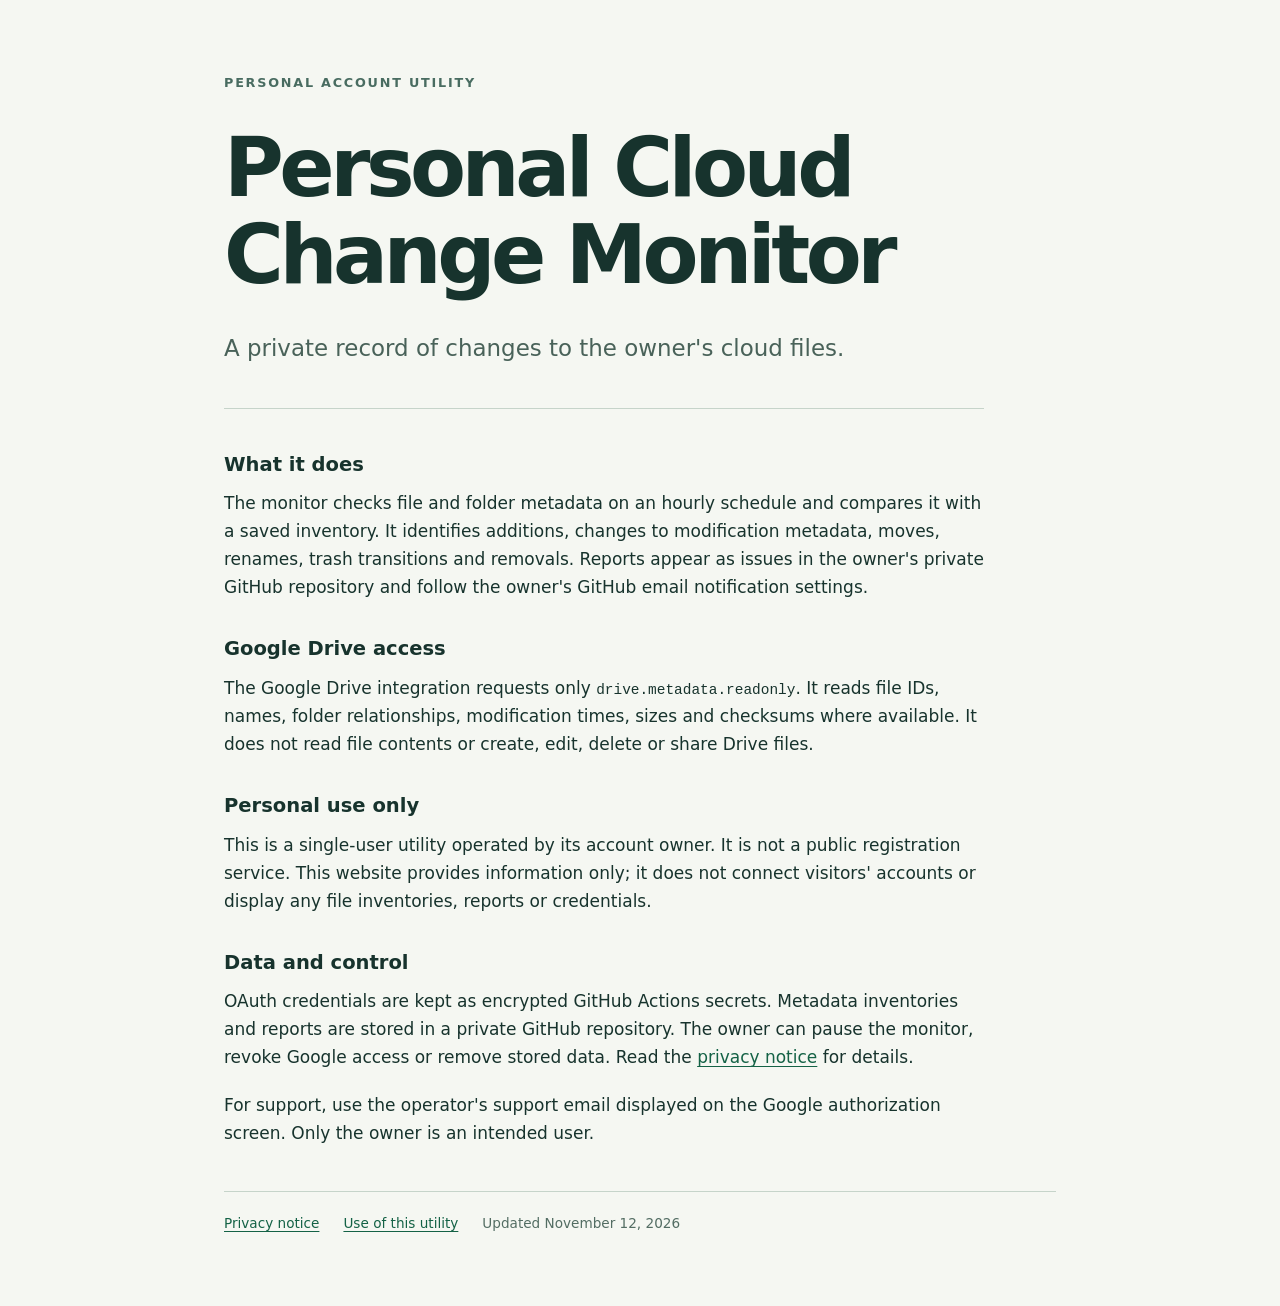
<file: index.html>
<!doctype html>
<html lang="en"><head><meta charset="utf-8"><meta name="viewport" content="width=device-width,initial-scale=1"><meta name="robots" content="noindex"><title>Personal Cloud Change Monitor</title><link rel="stylesheet" href="style.css"></head>
<body><main><p class="eyebrow">PERSONAL ACCOUNT UTILITY</p><h1>Personal Cloud<br>Change Monitor</h1><p class="lead">A private record of changes to the owner's cloud files.</p><section><h2>What it does</h2><p>The monitor checks file and folder metadata on an hourly schedule and compares it with a saved inventory. It identifies additions, changes to modification metadata, moves, renames, trash transitions and removals. Reports appear as issues in the owner's private GitHub repository and follow the owner's GitHub email notification settings.</p><h2>Google Drive access</h2><p>The Google Drive integration requests only <code>drive.metadata.readonly</code>. It reads file IDs, names, folder relationships, modification times, sizes and checksums where available. It does not read file contents or create, edit, delete or share Drive files.</p><h2>Personal use only</h2><p>This is a single-user utility operated by its account owner. It is not a public registration service. This website provides information only; it does not connect visitors' accounts or display any file inventories, reports or credentials.</p><h2>Data and control</h2><p>OAuth credentials are kept as encrypted GitHub Actions secrets. Metadata inventories and reports are stored in a private GitHub repository. The owner can pause the monitor, revoke Google access or remove stored data. Read the <a href="privacy.html">privacy notice</a> for details.</p><p>For support, use the operator's support email displayed on the Google authorization screen. Only the owner is an intended user.</p></section><footer><a href="privacy.html">Privacy notice</a><a href="terms.html">Use of this utility</a><span>Updated November 12, 2026</span></footer></main></body></html>
</file>
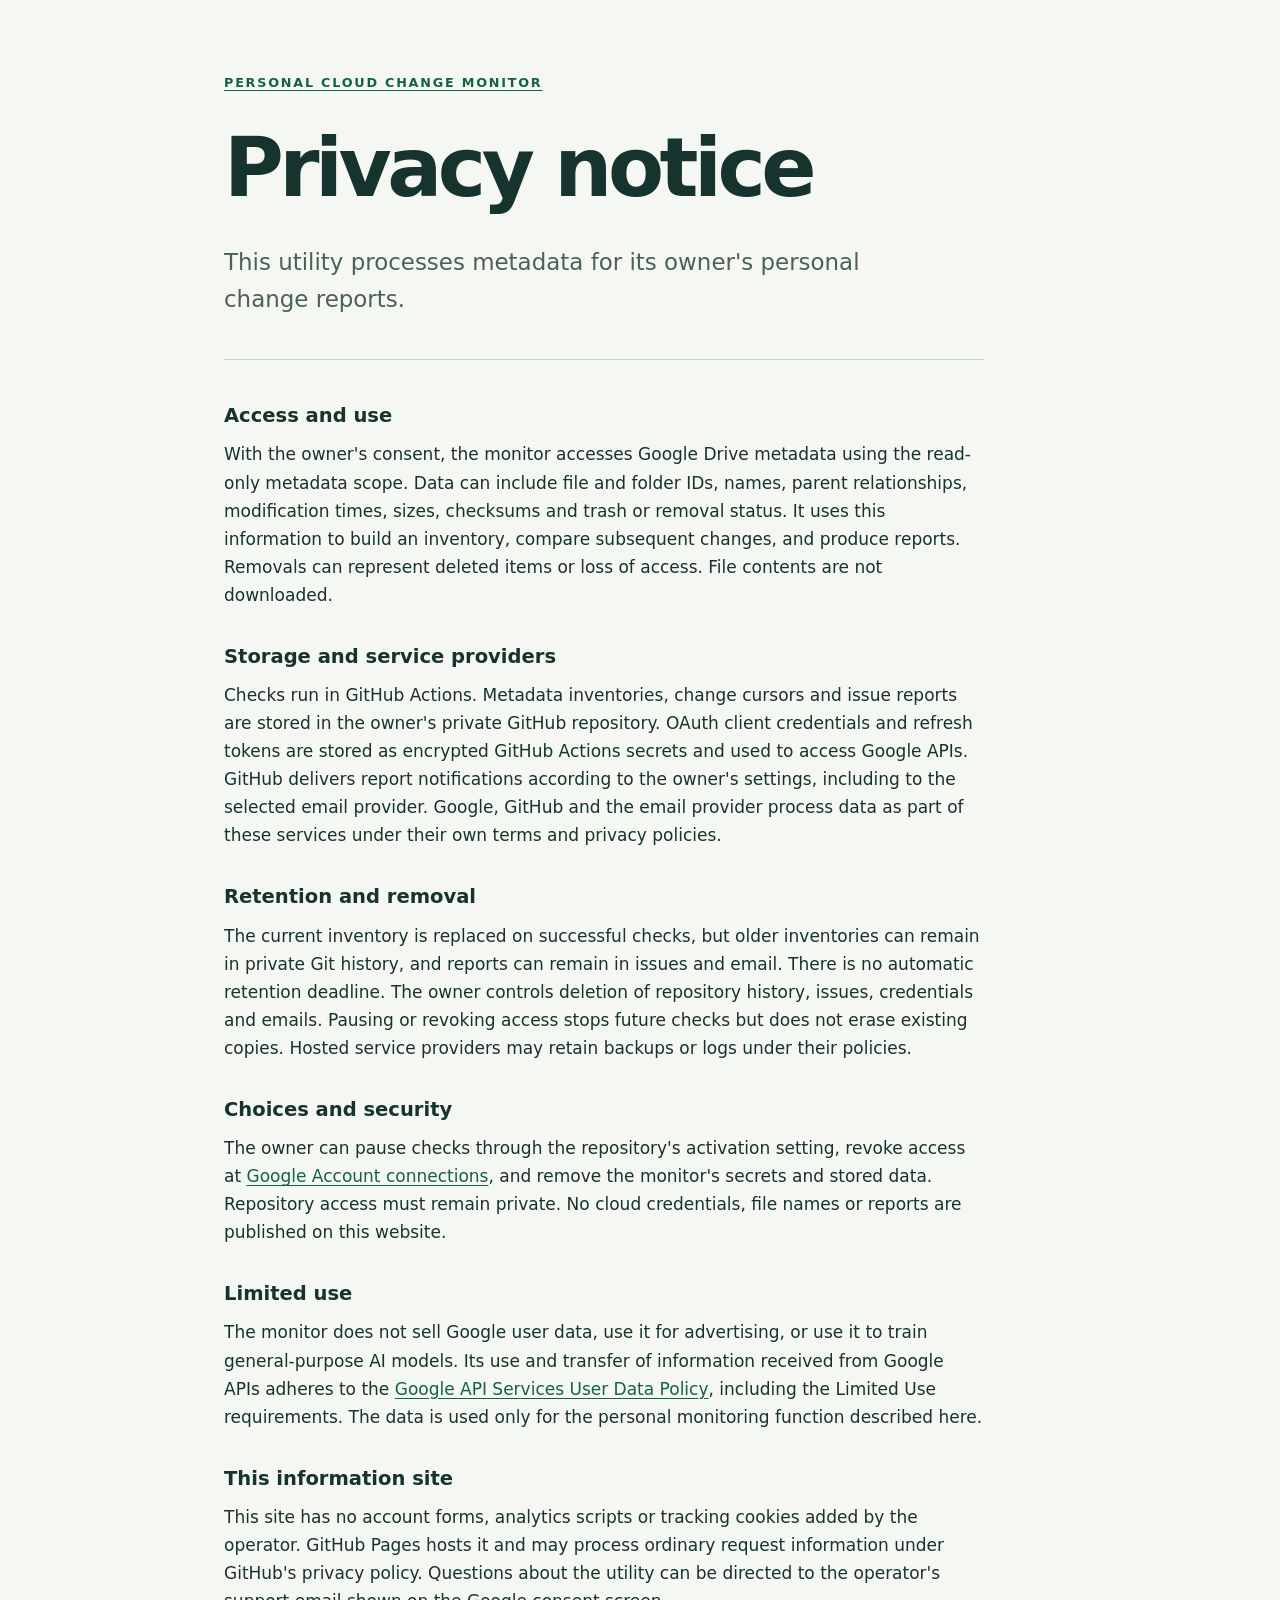
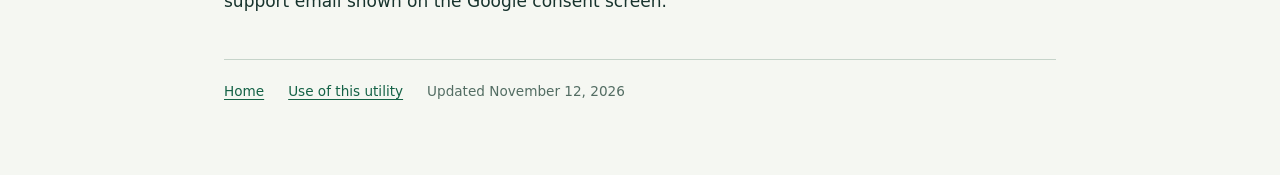
<file: privacy.html>
<!doctype html>
<html lang="en"><head><meta charset="utf-8"><meta name="viewport" content="width=device-width,initial-scale=1"><meta name="robots" content="noindex"><title>Privacy · Personal Cloud Change Monitor</title><link rel="stylesheet" href="style.css"></head>
<body><main><p class="eyebrow"><a href="index.html">PERSONAL CLOUD CHANGE MONITOR</a></p><h1>Privacy notice</h1><p class="lead">This utility processes metadata for its owner's personal change reports.</p><section><h2>Access and use</h2><p>With the owner's consent, the monitor accesses Google Drive metadata using the read-only metadata scope. Data can include file and folder IDs, names, parent relationships, modification times, sizes, checksums and trash or removal status. It uses this information to build an inventory, compare subsequent changes, and produce reports. Removals can represent deleted items or loss of access. File contents are not downloaded.</p><h2>Storage and service providers</h2><p>Checks run in GitHub Actions. Metadata inventories, change cursors and issue reports are stored in the owner's private GitHub repository. OAuth client credentials and refresh tokens are stored as encrypted GitHub Actions secrets and used to access Google APIs. GitHub delivers report notifications according to the owner's settings, including to the selected email provider. Google, GitHub and the email provider process data as part of these services under their own terms and privacy policies.</p><h2>Retention and removal</h2><p>The current inventory is replaced on successful checks, but older inventories can remain in private Git history, and reports can remain in issues and email. There is no automatic retention deadline. The owner controls deletion of repository history, issues, credentials and emails. Pausing or revoking access stops future checks but does not erase existing copies. Hosted service providers may retain backups or logs under their policies.</p><h2>Choices and security</h2><p>The owner can pause checks through the repository's activation setting, revoke access at <a href="https://myaccount.google.com/connections">Google Account connections</a>, and remove the monitor's secrets and stored data. Repository access must remain private. No cloud credentials, file names or reports are published on this website.</p><h2>Limited use</h2><p>The monitor does not sell Google user data, use it for advertising, or use it to train general-purpose AI models. Its use and transfer of information received from Google APIs adheres to the <a href="https://developers.google.com/terms/api-services-user-data-policy">Google API Services User Data Policy</a>, including the Limited Use requirements. The data is used only for the personal monitoring function described here.</p><h2>This information site</h2><p>This site has no account forms, analytics scripts or tracking cookies added by the operator. GitHub Pages hosts it and may process ordinary request information under GitHub's privacy policy. Questions about the utility can be directed to the operator's support email shown on the Google consent screen.</p></section><footer><a href="index.html">Home</a><a href="terms.html">Use of this utility</a><span>Updated November 12, 2026</span></footer></main></body></html>
</file>
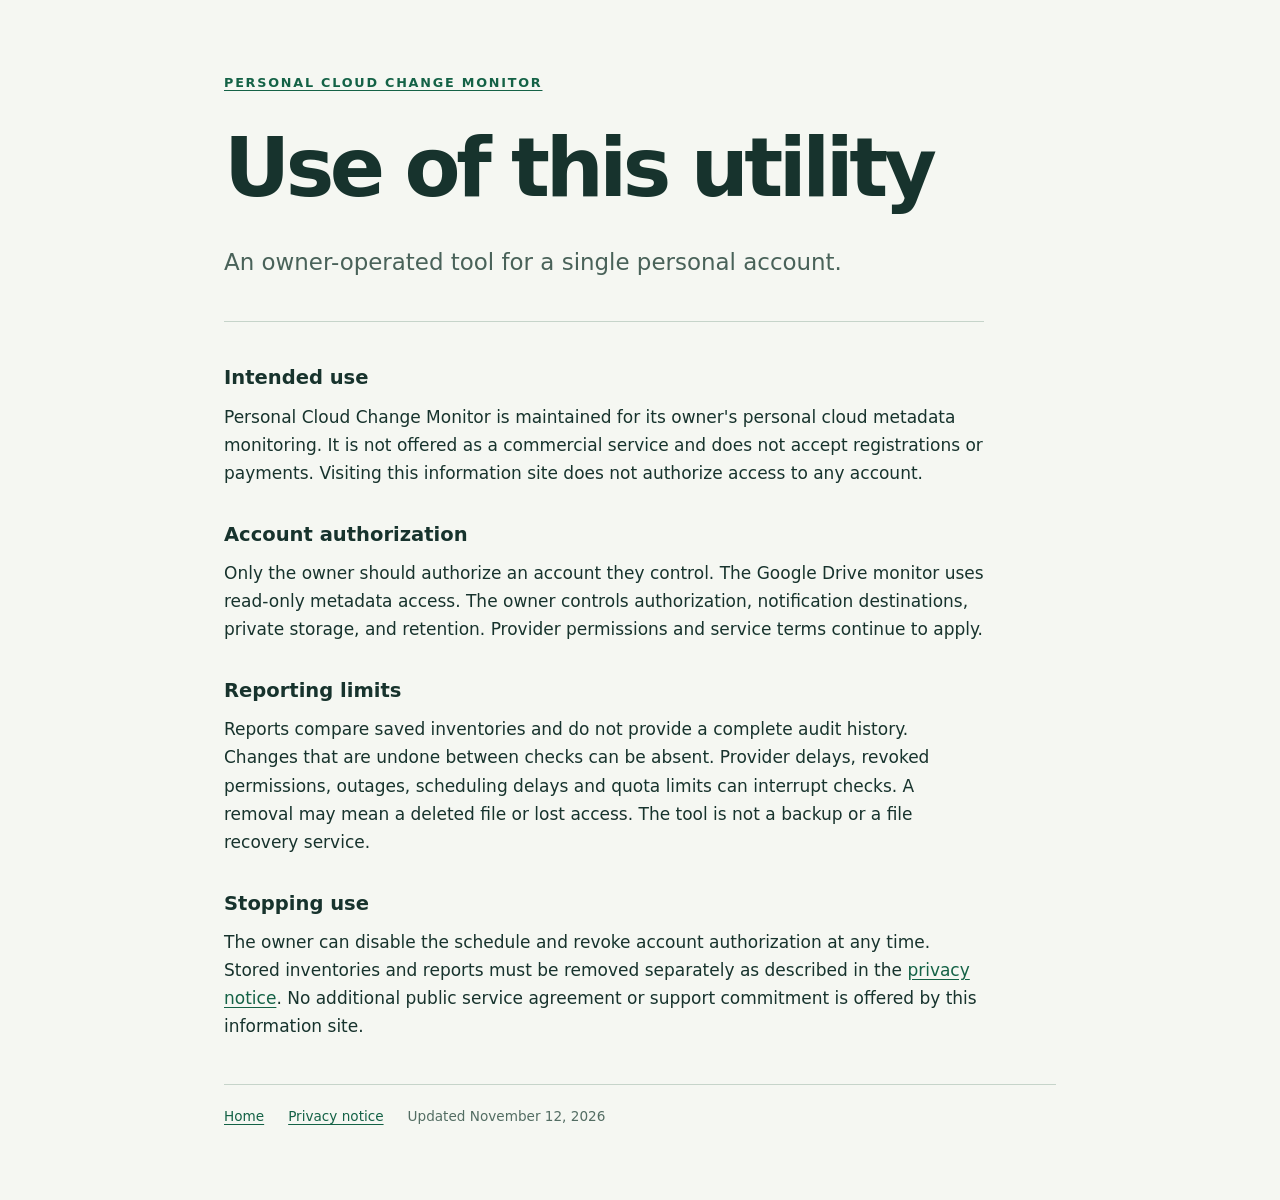
<file: terms.html>
<!doctype html>
<html lang="en"><head><meta charset="utf-8"><meta name="viewport" content="width=device-width,initial-scale=1"><meta name="robots" content="noindex"><title>Use · Personal Cloud Change Monitor</title><link rel="stylesheet" href="style.css"></head>
<body><main><p class="eyebrow"><a href="index.html">PERSONAL CLOUD CHANGE MONITOR</a></p><h1>Use of this utility</h1><p class="lead">An owner-operated tool for a single personal account.</p><section><h2>Intended use</h2><p>Personal Cloud Change Monitor is maintained for its owner's personal cloud metadata monitoring. It is not offered as a commercial service and does not accept registrations or payments. Visiting this information site does not authorize access to any account.</p><h2>Account authorization</h2><p>Only the owner should authorize an account they control. The Google Drive monitor uses read-only metadata access. The owner controls authorization, notification destinations, private storage, and retention. Provider permissions and service terms continue to apply.</p><h2>Reporting limits</h2><p>Reports compare saved inventories and do not provide a complete audit history. Changes that are undone between checks can be absent. Provider delays, revoked permissions, outages, scheduling delays and quota limits can interrupt checks. A removal may mean a deleted file or lost access. The tool is not a backup or a file recovery service.</p><h2>Stopping use</h2><p>The owner can disable the schedule and revoke account authorization at any time. Stored inventories and reports must be removed separately as described in the <a href="privacy.html">privacy notice</a>. No additional public service agreement or support commitment is offered by this information site.</p></section><footer><a href="index.html">Home</a><a href="privacy.html">Privacy notice</a><span>Updated November 12, 2026</span></footer></main></body></html>
</file>
<file: style.css>
:root{font:17px/1.65 system-ui,sans-serif;color:#17332d;background:#f5f7f2}*{box-sizing:border-box}body{margin:0}main{max-width:900px;margin:auto;padding:72px 34px}.eyebrow{font-size:.75rem;letter-spacing:.14em;font-weight:700;color:#496c61}h1{font-size:clamp(2.8rem,7vw,4.8rem);letter-spacing:-.055em;line-height:1.06;margin:32px 0}h2{font-size:1.15rem;margin:32px 0 8px}.lead{font-size:1.35rem;max-width:650px;color:#496259}section{border-top:1px solid #c6d4ca;margin-top:40px;padding-top:8px;max-width:760px}a{color:#146246;text-underline-offset:3px}p{margin:0 0 20px}code{font-size:.85em;overflow-wrap:anywhere}footer{border-top:1px solid #c6d4ca;margin-top:44px;padding-top:20px;display:flex;flex-wrap:wrap;gap:12px 24px;font-size:.8rem;color:#536d63}
</file>
